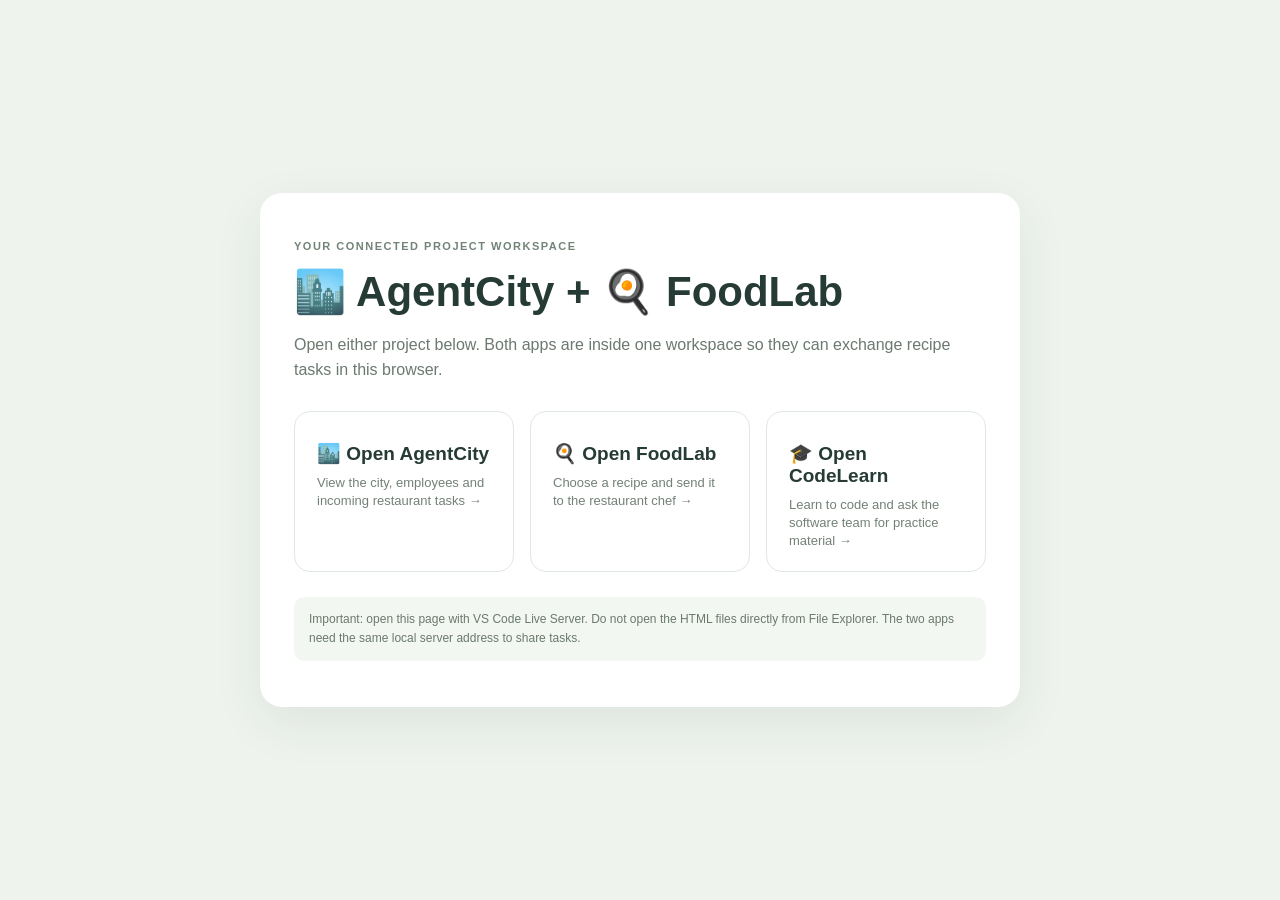
<file: AgentCity-FoodLab-Integration/index.html>
<!DOCTYPE html>
<html lang="en">
<head>
  <meta charset="UTF-8">
  <meta name="viewport" content="width=device-width, initial-scale=1.0">
  <title>AgentCity + FoodLab</title>
  <style>
    * { box-sizing: border-box; }
    body { margin: 0; min-height: 100vh; display: grid; place-items: center; padding: 24px; background: #eef3ed; color: #263b35; font-family: "Segoe UI", Arial, sans-serif; }
    main { width: min(760px, 100%); padding: 34px; border-radius: 22px; background: white; box-shadow: 0 16px 50px #263b3514; }
    .eyebrow { color: #728477; font-size: 11px; font-weight: 800; letter-spacing: 1.5px; }
    h1 { margin: 8px 0; font-size: clamp(28px, 5vw, 42px); }
    p { line-height: 1.6; color: #6b796f; }
    .apps { display: grid; grid-template-columns: repeat(auto-fit, minmax(220px, 1fr)); gap: 16px; margin-top: 28px; }
    a { display: block; padding: 22px; border: 1px solid #e0e9df; border-radius: 16px; color: inherit; text-decoration: none; }
    a:hover { background: #f4f8f3; border-color: #9dbba2; }
    a strong { display: block; margin: 8px 0; font-size: 19px; }
    a span { font-size: 13px; color: #738176; }
    .note { margin-top: 25px; padding: 13px 15px; border-radius: 10px; background: #f2f7f1; font-size: 12px; }
  </style>
</head>
<body>
  <main>
    <p class="eyebrow">YOUR CONNECTED PROJECT WORKSPACE</p>
    <h1>🏙️ AgentCity + 🍳 FoodLab</h1>
    <p>Open either project below. Both apps are inside one workspace so they can exchange recipe tasks in this browser.</p>
    <div class="apps">
      <a href="AgentCity/index.html"><strong>🏙️ Open AgentCity</strong><span>View the city, employees and incoming restaurant tasks →</span></a>
      <a href="FoodLab/index.html"><strong>🍳 Open FoodLab</strong><span>Choose a recipe and send it to the restaurant chef →</span></a>
      <a href="ELearn/index.html"><strong>🎓 Open CodeLearn</strong><span>Learn to code and ask the software team for practice material →</span></a>
    </div>
    <p class="note">Important: open this page with VS Code Live Server. Do not open the HTML files directly from File Explorer. The two apps need the same local server address to share tasks.</p>
  </main>
</body>
</html>
</file>
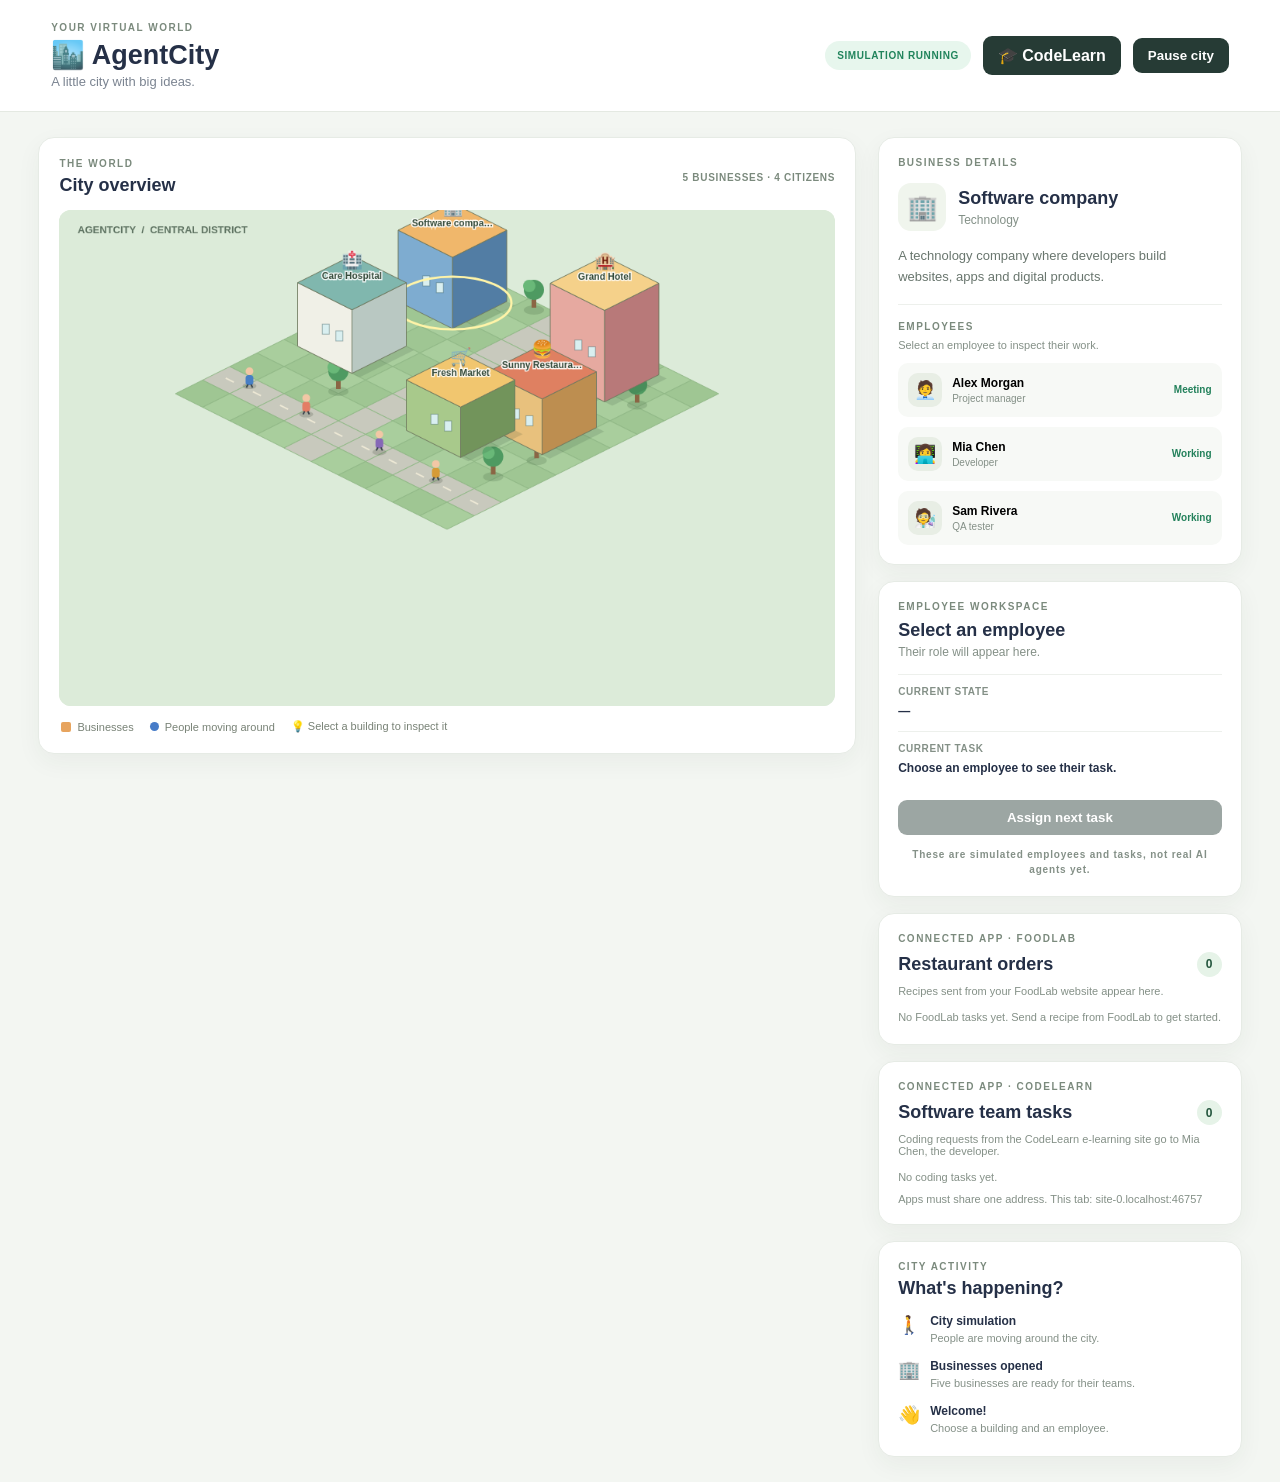
<file: AgentCity-FoodLab-Integration/AgentCity/index.html>
<!DOCTYPE html>
<html lang="en">
<head>
  <meta charset="UTF-8" />
  <meta name="viewport" content="width=device-width, initial-scale=1.0" />
  <title>AgentCity — Virtual AI City</title>
  <link rel="stylesheet" href="style.css" />
</head>
<body>
  <header class="topbar">
    <div>
      <p class="eyebrow">YOUR VIRTUAL WORLD</p>
      <h1>🏙️ AgentCity</h1>
      <p class="subtitle">A little city with big ideas.</p>
    </div>
    <div class="topbar-right">
      <span class="live-dot" id="simulation-status">SIMULATION RUNNING</span>
      <a class="control-button" href="../ELearn/index.html" target="elearn-tab" style="text-decoration:none">🎓 CodeLearn</a>
      <button id="toggle-simulation" class="control-button">Pause city</button>
    </div>
  </header>

  <main class="dashboard">
    <section class="city-panel">
      <div class="section-heading">
        <div>
          <p class="eyebrow">THE WORLD</p>
          <h2>City overview</h2>
        </div>
        <span class="city-size">5 BUSINESSES · 4 CITIZENS</span>
      </div>
      <div class="canvas-wrap">
        <canvas id="city-canvas" width="1000" height="640"
          aria-label="Isometric cartoon city with five businesses and moving people"></canvas>
      </div>
      <div class="legend">
        <span><i class="legend-building"></i> Businesses</span>
        <span><i class="legend-person"></i> People moving around</span>
        <span>💡 Select a building to inspect it</span>
      </div>
    </section>

    <aside class="sidebar">
      <section class="info-card">
        <p class="eyebrow">BUSINESS DETAILS</p>
        <div class="business-title">
          <span id="business-emoji" class="business-emoji">🏢</span>
          <div>
            <h2 id="business-name">Software company</h2>
            <p id="business-type">Technology</p>
          </div>
        </div>
        <p id="business-description" class="description"></p>
        <div class="divider"></div>
        <p class="eyebrow">EMPLOYEES</p>
        <p class="helper-text">Select an employee to inspect their work.</p>
        <div id="employee-list" class="employee-list"></div>
      </section>

      <section class="info-card agent-card">
        <p class="eyebrow">EMPLOYEE WORKSPACE</p>
        <h2 id="agent-name">Select an employee</h2>
        <p id="agent-role" class="agent-role">Their role will appear here.</p>
        <div class="agent-detail">
          <span>Current state</span>
          <strong id="agent-state">—</strong>
        </div>
        <div class="agent-detail">
          <span>Current task</span>
          <strong id="agent-task">Choose an employee to see their task.</strong>
        </div>
        <button id="assign-task" class="control-button task-button" disabled>Assign next task</button>
        <p class="prototype-note">These are simulated employees and tasks, not real AI agents yet.</p>
      </section>

      <section class="info-card foodlab-card">
        <p class="eyebrow">CONNECTED APP · FOODLAB</p>
        <div class="foodlab-heading">
          <h2>Restaurant orders</h2>
          <span id="foodlab-order-count" class="order-count">0</span>
        </div>
        <p class="helper-text">Recipes sent from your FoodLab website appear here.</p>
        <div id="foodlab-order-list" class="foodlab-order-list">
          <p class="no-orders">No FoodLab tasks yet. Send a recipe from FoodLab to get started.</p>
        </div>
      </section>

      <section class="info-card foodlab-card">
        <p class="eyebrow">CONNECTED APP · CODELEARN</p>
        <div class="foodlab-heading">
          <h2>Software team tasks</h2>
          <span id="elearn-task-count" class="order-count">0</span>
        </div>
        <p class="helper-text">Coding requests from the CodeLearn e-learning site go to Mia Chen, the developer.</p>
        <div id="elearn-task-list" class="foodlab-order-list">
          <p class="no-orders">No coding tasks yet.</p>
        </div>
        <p class="helper-text" id="elearn-origin"></p>
      </section>

      <section class="info-card activity-card">
        <p class="eyebrow">CITY ACTIVITY</p>
        <h2>What's happening?</h2>
        <div id="activity-list" class="activity-list">
          <div class="activity-item"><span>🚶</span><p><b>City simulation</b><small>People are moving around the city.</small></p></div>
          <div class="activity-item"><span>🏢</span><p><b>Businesses opened</b><small>Five businesses are ready for their teams.</small></p></div>
          <div class="activity-item"><span>👋</span><p><b>Welcome!</b><small>Choose a building and an employee.</small></p></div>
        </div>
      </section>
    </aside>
  </main>

  <script src="script.js"></script>
  <script src="elearn.js"></script>
</body>
</html>
</file>
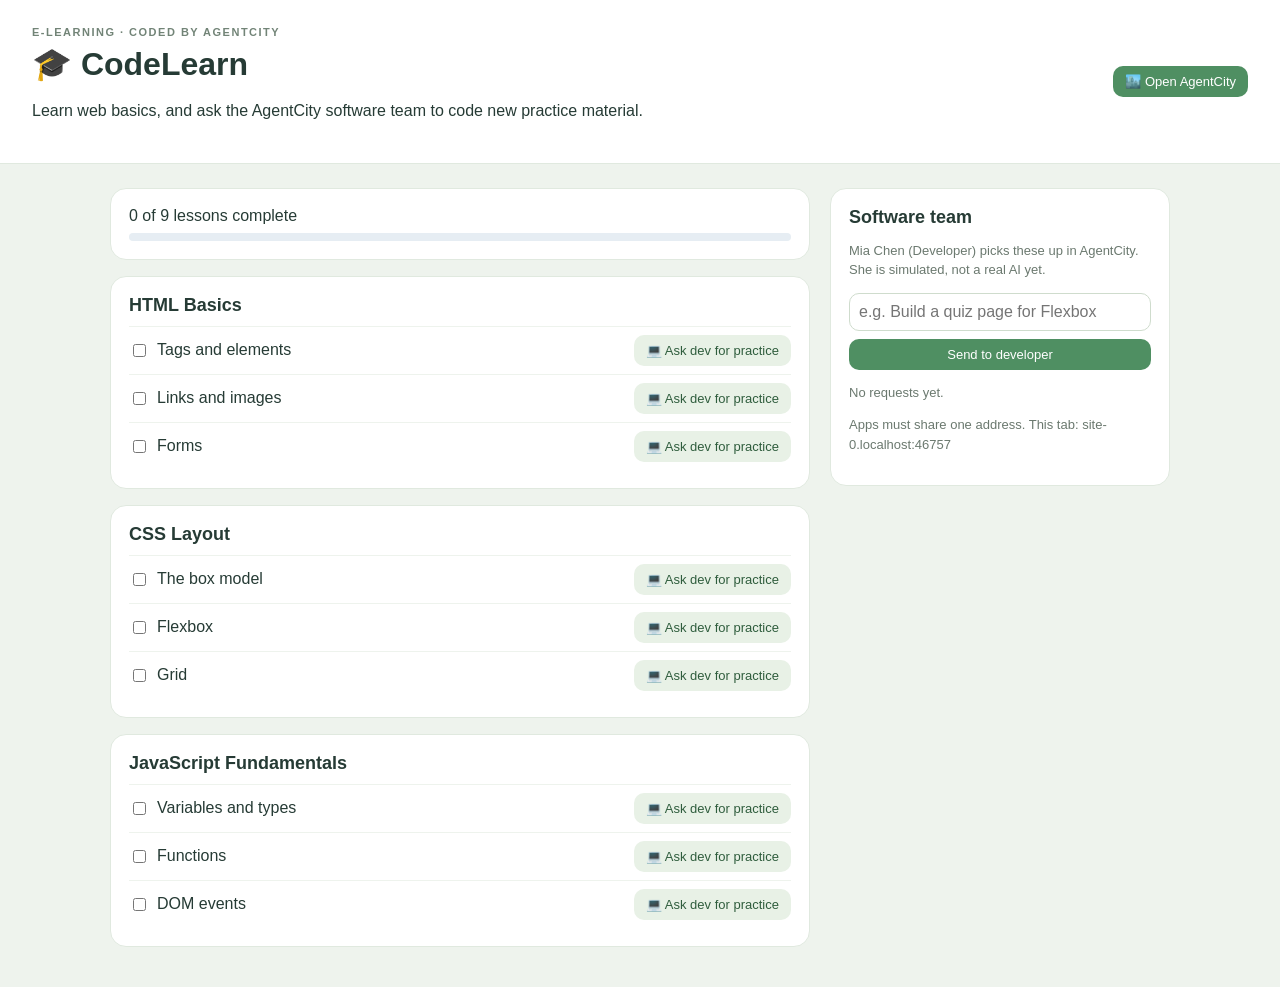
<file: AgentCity-FoodLab-Integration/ELearn/index.html>
<!DOCTYPE html>
<html lang="en">
<head>
<meta charset="UTF-8">
<meta name="viewport" content="width=device-width, initial-scale=1.0">
<title>CodeLearn | E-learning</title>
<link rel="stylesheet" href="style.css">
</head>
<body>
<header>
  <div>
    <p class="eyebrow">E-LEARNING · CODED BY AGENTCITY</p>
    <h1>🎓 CodeLearn</h1>
    <p>Learn web basics, and ask the AgentCity software team to code new practice material.</p>
  </div>
  <a class="btn" href="../AgentCity/index.html" target="agentcity-tab">🏙️ Open AgentCity</a>
</header>
<main>
  <section>
    <div class="bar"><span id="progress-text"></span><div class="track"><i id="progress-fill"></i></div></div>
    <div id="courses"></div>
  </section>
  <aside>
    <h2>Software team</h2>
    <p class="hint">Mia Chen (Developer) picks these up in AgentCity. She is simulated, not a real AI yet.</p>
    <form id="req-form">
      <input id="req-input" placeholder="e.g. Build a quiz page for Flexbox" maxlength="80" required>
      <button type="submit">Send to developer</button>
    </form>
    <div id="tasks"></div>
    <div id="preview-box" hidden>
      <button type="button" id="preview-close" class="ask">Close preview</button>
      <iframe id="preview" sandbox="allow-scripts" title="Result from Mia"></iframe>
    </div>
    <p id="origin" class="hint"></p>
  </aside>
</main>
<script src="script.js"></script>
</body>
</html>
</file>
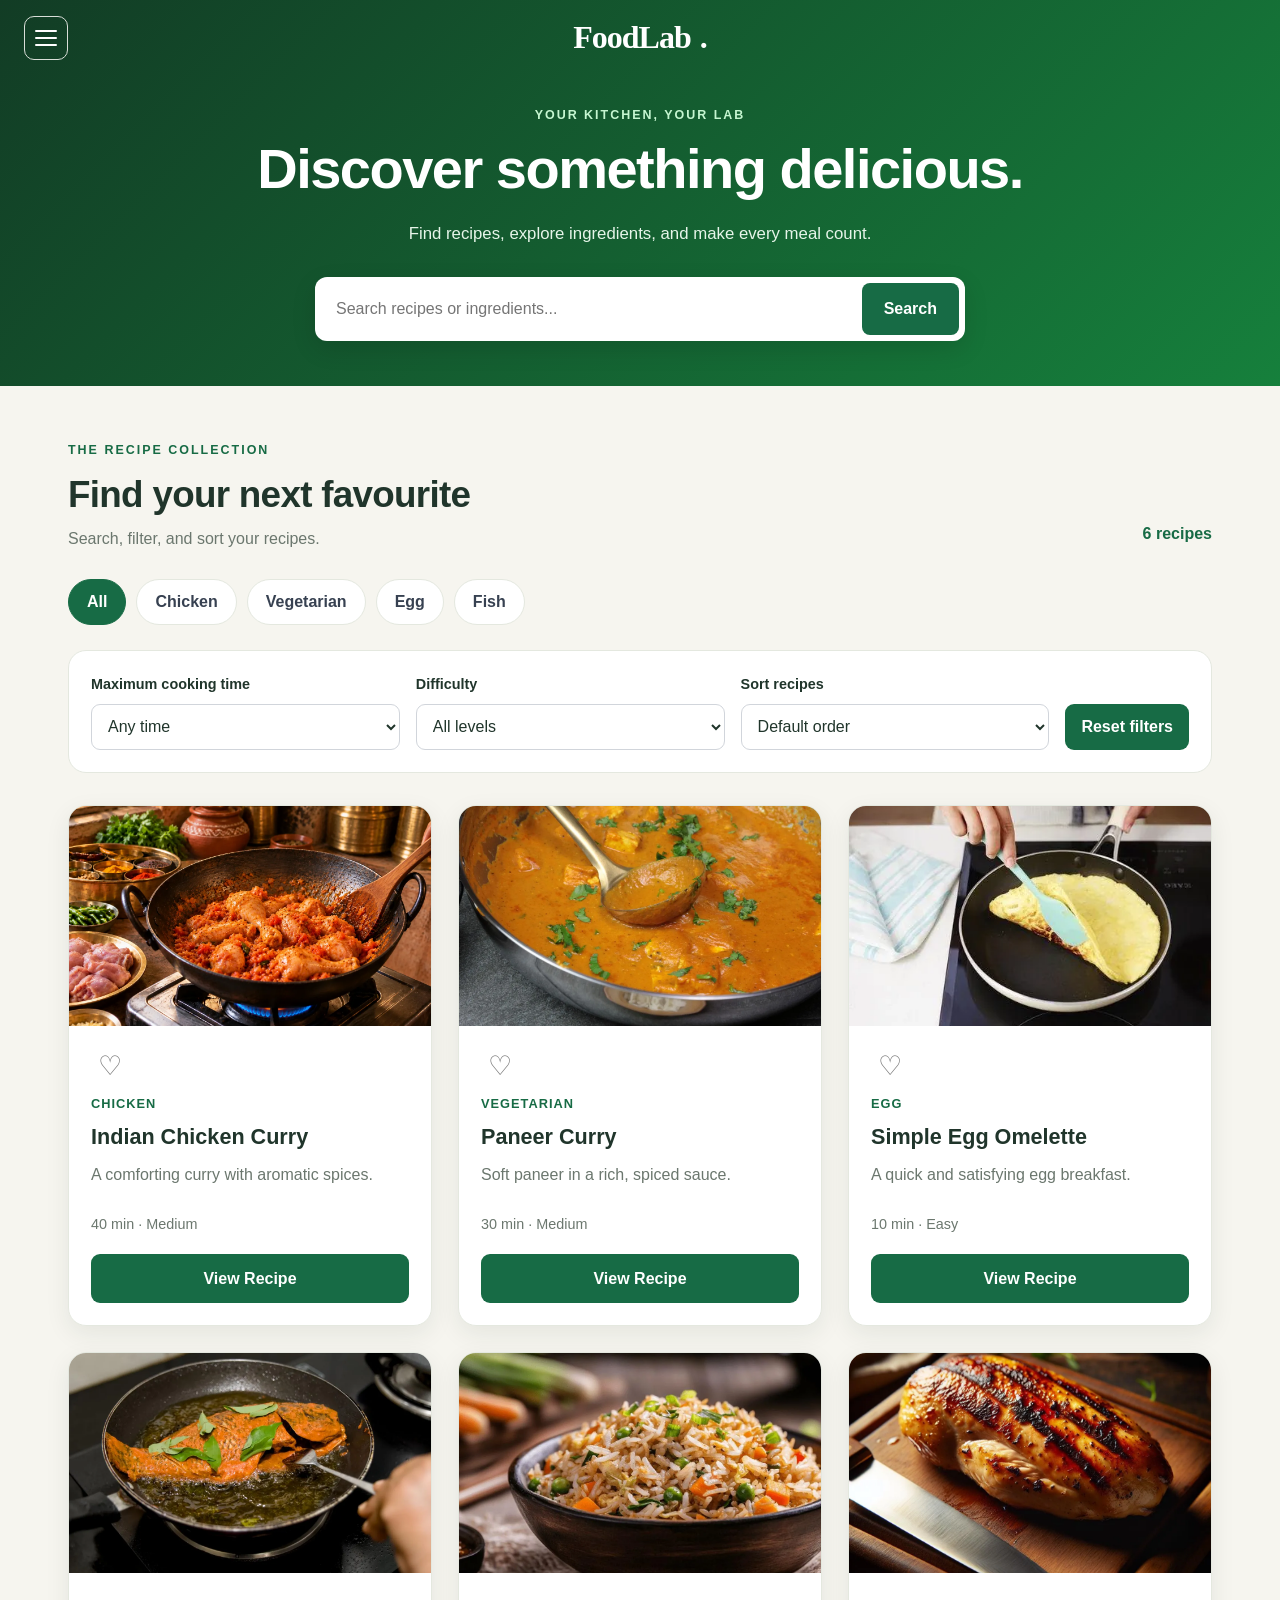
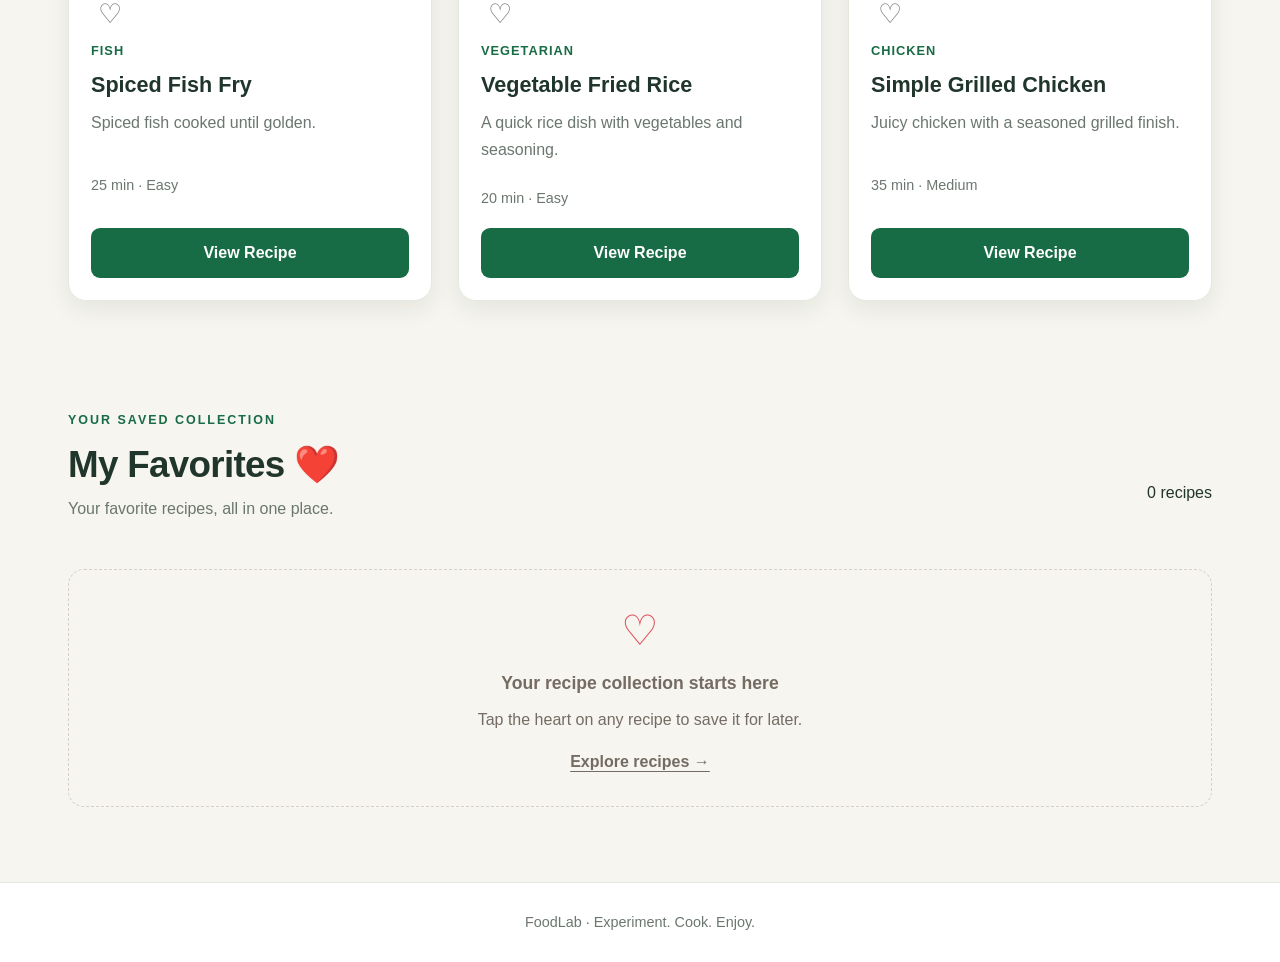
<file: AgentCity-FoodLab-Integration/FoodLab/index.html>
<!DOCTYPE html>
<html lang="en">
<head>
    <meta charset="UTF-8">
    <meta name="viewport" content="width=device-width, initial-scale=1.0">
    <meta name="description" content="Discover recipes, filter meals, and follow step-by-step cooking instructions.">
    <title>FoodLab | Discover Your Next Meal</title>
    <link rel="stylesheet" href="style.css">
</head>

<body id="top">
    <header class="site-header">
        
<nav class="navbar">
    <a href="#top" class="logo">FoodLab<span>.</span></a>

    <button
        type="button"
        id="menu-toggle"
        class="menu-toggle"
        aria-label="Open menu"
        aria-expanded="false"
        aria-controls="site-menu"
    >
        <span></span>
        <span></span>
        <span></span>
    </button>

   <div id="site-menu" class="site-menu" hidden>
    <a href="index.html#top" class="menu-link">⌂ Home</a>
    <a href="index.html#recipes" class="menu-link">🍽 Recipes</a>
    <a href="index.html#favorites" class="menu-link">❤ Favorites</a>
    <a href="../AgentCity/index.html" class="menu-link">🏙 AgentCity</a>
    <a href="../ELearn/index.html" class="menu-link">🎓 CodeLearn</a>
    <a href="settings.html" class="menu-link">⚙ Settings</a>
    <span class="menu-link menu-coming-soon" aria-disabled="true">
        ◷ Cooking History <small>Coming soon</small>
    </span>
</div>
</nav>


        <div class="hero">
            <p class="eyebrow">YOUR KITCHEN, YOUR LAB</p>
            <h1>Discover something delicious.</h1>
            <p>Find recipes, explore ingredients, and make every meal count.</p>

            <form id="search-form" class="search-form">
                <label for="search-input" class="visually-hidden">
                    Search recipes and ingredients
                </label>

                <input
                    type="search"
                    id="search-input"
                    placeholder="Search recipes or ingredients..."
                    autocomplete="off"
                >

                <button type="submit">Search</button>
            </form>
        </div>
    </header>

    <main>
        <section id="recipes" class="recipes-section">
            <div class="section-heading">
                <div>
                    <p class="eyebrow">THE RECIPE COLLECTION</p>
                    <h2>Find your next favourite</h2>
                    <p>Search, filter, and sort your recipes.</p>
                </div>

                <p id="recipe-count" aria-live="polite">6 recipes</p>
            </div>

            <div class="category-filters" aria-label="Recipe categories">
                <button type="button" class="category active" data-category="All">All</button>
                <button type="button" class="category" data-category="Chicken">Chicken</button>
                <button type="button" class="category" data-category="Vegetarian">Vegetarian</button>
                <button type="button" class="category" data-category="Egg">Egg</button>
                <button type="button" class="category" data-category="Fish">Fish</button>
            </div>

            <div class="advanced-filters">
                <div class="filter-field">
                    <label for="max-time">Maximum cooking time</label>
                    <select id="max-time">
                        <option value="all">Any time</option>
                        <option value="15">15 minutes or less</option>
                        <option value="30">30 minutes or less</option>
                        <option value="45">45 minutes or less</option>
                    </select>
                </div>

                <div class="filter-field">
                    <label for="difficulty-filter">Difficulty</label>
                    <select id="difficulty-filter">
                        <option value="all">All levels</option>
                        <option value="Easy">Easy</option>
                        <option value="Medium">Medium</option>
                        <option value="Hard">Hard</option>
                    </select>
                </div>

                <div class="filter-field">
                    <label for="sort-recipes">Sort recipes</label>
                    <select id="sort-recipes">
                        <option value="default">Default order</option>
                        <option value="name-asc">Name: A to Z</option>
                        <option value="time-asc">Fastest first</option>
                        <option value="time-desc">Longest first</option>
                    </select>
                </div>

                <button type="button" id="reset-filters">Reset filters</button>
            </div>

            <div id="recipe-grid" class="recipe-grid">

                <article class="recipe-card"
                    data-category="Chicken"
                    data-search="chicken curry"
                    data-cuisine="indian"
                    data-time="40"
                    data-difficulty="Medium">

                    <img
                        src="ASSET/CURRY MASALA/food curry 5.webp"
                        alt="Chicken curry"
                        loading="lazy"
                    >

                    <div class="recipe-card-content">
                    <button
                    type="button"
                    class="favorite-button"
                    data-favorite="chicken-curry"
                    aria-label="Add Chicken Curry to favorites"
                    aria-pressed="false"
                    >♡</button>

                         
                        <p class="recipe-category">Chicken</p>
                        <h3>Chicken Curry</h3>
                        <p>A comforting curry with aromatic spices.</p>
                        <p class="recipe-meta">40 min · Medium</p>
                        <button type="button" class="recipe-button" data-recipe="chicken-curry">View Recipe</button>
                    </div>
                </article>

                <article class="recipe-card"
                    data-category="Vegetarian"
                    data-search="paneer curry"
                    data-cuisine="indian"
                    data-time="30"
                    data-difficulty="Medium">

                    <img
                        src="ASSET/PANEER/paneer 5.webp"
                        alt="Paneer curry"
                        loading="lazy"
                    >

                    <div class="recipe-card-content">
                         
                    <button
                    type="button"
                    class="favorite-button"
                    data-favorite="paneer-curry"
                    aria-label="Add Paneer Curry to favorites"
                    aria-pressed="false"
                    >♡</button>

                        <p class="recipe-category">Vegetarian</p>
                        <h3>Paneer Curry</h3>
                        <p>Soft paneer in a rich, spiced sauce.</p>
                        <p class="recipe-meta">30 min · Medium</p>
                        <button type="button" class="recipe-button" data-recipe="paneer-curry">View Recipe</button>
                    </div>
                </article>

                <article class="recipe-card"
                    data-category="Egg"
                    data-search="omelette egg"
                    data-cuisine="other"
                    data-time="10"
                    data-difficulty="Easy">

                    <img
                        src="ASSET/omelette/omelette 4.webp"
                        alt="Omelette with vegetables"
                        loading="lazy"
                    >

                    <div class="recipe-card-content">
                        
                    <button
                        type="button"
                        class="favorite-button"
                        data-favorite="omelette"
                        aria-label="Add Omelette to favorites"
                        aria-pressed="false"
                    >♡</button>

                        <p class="recipe-category">Egg</p>
                        <h3>Omelette</h3>
                        <p>A quick and satisfying egg breakfast.</p>
                        <p class="recipe-meta">10 min · Easy</p>
                        <button type="button" class="recipe-button" data-recipe="omelette">View Recipe</button>
                    </div>
                </article>

                <article class="recipe-card"
                    data-category="Fish"
                    data-search="fish fry"
                    data-cuisine="indian"
                    data-time="25"
                    data-difficulty="Easy">

                    <img
                        src="ASSET/fish/fish 4.webp"
                        alt="Cooked fish"
                        loading="lazy"
                    >

                    <div class="recipe-card-content">
                        
                    <button
                        type="button"
                        class="favorite-button"
                        data-favorite="fish-fry"
                        aria-label="Add Fish Fry to favorites"
                        aria-pressed="false"
                    >♡</button>

                        <p class="recipe-category">Fish</p>
                        <h3>Fish Fry</h3>
                        <p>Spiced fish cooked until golden.</p>
                        <p class="recipe-meta">25 min · Easy</p>
                        <button type="button" class="recipe-button" data-recipe="fish-fry">View Recipe</button>
                    </div>
                </article>

                <article class="recipe-card"
                    data-category="Vegetarian"
                    data-search="fried rice vegetables rice"
                    data-cuisine="chinese"
                    data-time="20"
                    data-difficulty="Easy">

                    <img
                        src="ASSET/veg fried rice/veg 5.webp"
                        alt="Vegetable fried rice"
                        loading="lazy"
                    >

                    <div class="recipe-card-content">
                        
                    <button
                        type="button"
                        class="favorite-button"
                        data-favorite="fried-rice"
                        aria-label="Add Fried Rice to favorites"
                        aria-pressed="false"
                    >♡</button>

                        <p class="recipe-category">Vegetarian</p>
                        <h3>Fried Rice</h3>
                        <p>A quick rice dish with vegetables and seasoning.</p>
                        <p class="recipe-meta">20 min · Easy</p>
                        <button type="button" class="recipe-button" data-recipe="fried-rice">View Recipe</button>
                    </div>
                </article>

                <article class="recipe-card"
                    data-category="Chicken"
                    data-search="grilled chicken"
                    data-cuisine="other"
                    data-time="35"
                    data-difficulty="Medium">

                    <img
                        src="ASSET/grilled chicken/grilled 4.webp"
                        alt="Grilled chicken"
                        loading="lazy"
                    >

                    <div class="recipe-card-content">
                        
                    <button
                        type="button"
                        class="favorite-button"
                        data-favorite="grilled-chicken"
                        aria-label="Add Grilled Chicken to favorites"
                        aria-pressed="false"
                    >♡</button>

                        <p class="recipe-category">Chicken</p>
                        <h3>Grilled Chicken</h3>
                        <p>Juicy chicken with a seasoned grilled finish.</p>
                        <p class="recipe-meta">35 min · Medium</p>
                        <button type="button" class="recipe-button" data-recipe="grilled-chicken">View Recipe</button>
                    </div>
                </article>

            </div>

            <p id="empty-message" hidden aria-live="polite">
                No recipes match your filters. Try changing your search.
            </p>
        </section>
        
        <section id="favorites" class="recipes-section">
            <div class="section-heading">
                <div>
                    <p class="eyebrow">YOUR SAVED COLLECTION</p>
                    <h2>My Favorites ❤️</h2>
                    <p>Your favorite recipes, all in one place.</p>
                </div>
                <p id="favorites-count">0 recipes</p>
            </div>

            <div id="favorites-grid" class="recipe-grid"></div>

            
            <p id="favorites-empty" class="favorites-empty">
                <span class="favorites-empty-icon" aria-hidden="true">♡</span>
                <strong>Your recipe collection starts here</strong>
                <span>Tap the heart on any recipe to save it for later.</span>
                <a href="#recipes">Explore recipes →</a>
            </p>

        </section>


        <section id="recipe-detail" class="recipe-detail" hidden>
            <button type="button" id="back-button">← Back to recipes</button>
            <div id="recipe-content"></div>
        </section>
    </main>

    <footer class="site-footer">
        <p>FoodLab · Experiment. Cook. Enjoy.</p>
    </footer>

    <script src="script.js"></script>
</body>
</html>
</file>
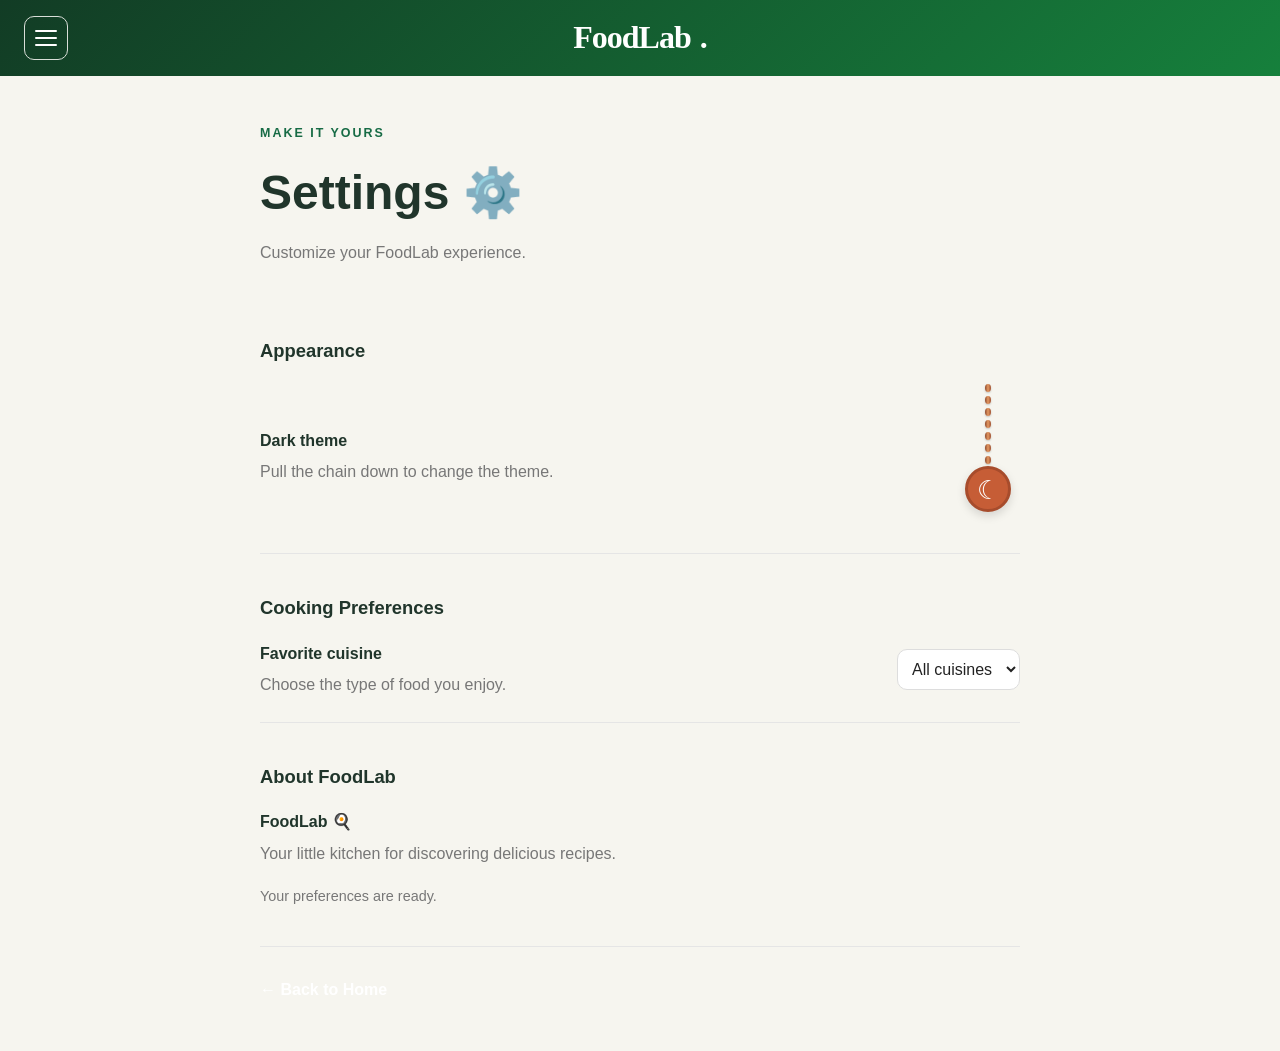
<file: AgentCity-FoodLab-Integration/FoodLab/settings.html>
<!DOCTYPE html>
<html lang="en">
<head>
    <meta charset="UTF-8">
    <meta name="viewport" content="width=device-width, initial-scale=1.0">
    <title>Settings | FoodLab</title>
    <link rel="stylesheet" href="style.css">
</head>

<body>

    <!-- Navigation -->
    <header class="site-header">
        <nav class="navbar">
            <a href="index.html" class="logo">FoodLab<span>.</span></a>

            <button type="button" id="menu-toggle" class="menu-toggle" aria-label="Open menu" aria-expanded="false" aria-controls="site-menu">
                <span></span>
                <span></span>
                <span></span>
            </button>

            <div id="site-menu" class="site-menu" hidden>
                <a href="index.html#top" class="menu-link">⌂ Home</a>
                <a href="index.html#recipes" class="menu-link">🍽 Recipes</a>
                <a href="index.html#favorites" class="menu-link">❤ Favorites</a>
                <a href="../AgentCity/index.html" class="menu-link">🏙 AgentCity</a>
                <a href="../ELearn/index.html" class="menu-link">🎓 CodeLearn</a>
    <a href="settings.html" class="menu-link">⚙ Settings</a>
                <span class="menu-link menu-coming-soon" aria-disabled="true">
                    ◷ Cooking History <small>Coming soon</small>
                </span>
            </div>
            
        </nav>
    </header>

    <!-- Settings page -->
    <main class="settings-page">

        <div class="settings-header">
            <p class="eyebrow">MAKE IT YOURS</p>
            <h1>Settings ⚙️</h1>
            <p>Customize your FoodLab experience.</p>
        </div>

        <!-- Appearance settings -->
        <section class="settings-group">
            <h2>Appearance</h2>

            <div class="settings-row">
                <div>
                    <h3>Dark theme</h3>
                    <p>Pull the chain down to change the theme.</p>
                </div>

                
    <div class="pull-chain-control" id="pull-chain-control">
        <div class="chain-pendulum" id="chain-pendulum">

            <div class="chain-line" id="chain-line">
                <span class="chain-bead"></span>
                <span class="chain-bead"></span>
                <span class="chain-bead"></span>
                <span class="chain-bead"></span>
                <span class="chain-bead"></span>
                <span class="chain-bead"></span>
                <span class="chain-bead"></span>
                <span class="chain-bead"></span>
            </div>

            <button
                type="button"
                id="pull-chain"
                class="chain-handle"
                aria-label="Pull chain to toggle dark mode"
                aria-pressed="false"
                title="Drag the chain down"
            >☾</button>

        </div>

        <input type="checkbox" id="dark-mode-toggle" hidden>
    </div>
        </section>

        <!-- Cooking preferences -->
        <section class="settings-group">
            <h2>Cooking Preferences</h2>

            <div class="settings-row">
                <div>
                    <h3>Favorite cuisine</h3>
                    <p>Choose the type of food you enjoy.</p>
                </div>

                <select id="cuisine-setting">
                    <option value="all">All cuisines</option>
                    <option value="indian">Indian</option>
                    <option value="italian">Italian</option>
                    <option value="chinese">Chinese</option>
                    <option value="other">Other</option>
                </select>
            </div>
        </section>

        <!-- About -->
        <section class="settings-group">
            <h2>About FoodLab</h2>

            <div class="settings-row">
                <div>
                    <h3>FoodLab 🍳</h3>
                    <p>Your little kitchen for discovering delicious recipes.</p>
                </div>
            </div>

            <p id="settings-status" role="status" aria-live="polite">
                Your preferences are ready.
            </p>
        </section>

        <!-- Back to home -->
        <div style="margin-top: 30px;">
            <a href="index.html" class="nav-link">← Back to Home</a>
        </div>

    </main>

    <script src="settings.js"></script>

</body>
</html>
</file>
<file: AgentCity-FoodLab-Integration/AgentCity/style.css>
* {
  box-sizing: border-box;
}

:root {
  font-family: Inter, "Segoe UI", Arial, sans-serif;
  color: #253047;
  background: #f3f6f2;
}

body {
  margin: 0;
  min-height: 100vh;
}

.topbar {
  display: flex;
  justify-content: space-between;
  align-items: center;
  gap: 20px;
  padding: 22px 4%;
  background: #ffffff;
  border-bottom: 1px solid #e4e9e2;
}

.eyebrow {
  margin: 0 0 6px;
  color: #7b8a7d;
  font-size: 10px;
  font-weight: 800;
  letter-spacing: 1.5px;
}

h1, h2, p {
  margin-top: 0;
}

h1 {
  margin-bottom: 3px;
  font-size: 27px;
}

h2 {
  margin-bottom: 0;
  font-size: 18px;
}

.subtitle {
  margin: 0;
  color: #7b8491;
  font-size: 13px;
}

.topbar-right {
  display: flex;
  align-items: center;
  gap: 12px;
}

.live-dot {
  color: #21845c;
  background: #e7f6ed;
  padding: 9px 12px;
  border-radius: 20px;
  font-size: 10px;
  font-weight: 800;
  letter-spacing: .6px;
}

.control-button {
  border: 0;
  border-radius: 9px;
  padding: 10px 15px;
  color: white;
  background: #263b35;
  font-weight: 700;
  cursor: pointer;
}

.control-button:hover {
  background: #38594d;
}

.dashboard {
  display: grid;
  grid-template-columns: minmax(0, 1.8fr) minmax(280px, .8fr);
  gap: 22px;
  width: min(1500px, 94%);
  margin: 25px auto;
  align-items: start;
}

.city-panel, .info-card {
  background: white;
  border: 1px solid #e6ebe5;
  border-radius: 16px;
  box-shadow: 0 8px 24px rgba(39, 62, 48, .05);
}

.city-panel {
  padding: 20px;
  overflow: hidden;
}

.section-heading {
  display: flex;
  justify-content: space-between;
  align-items: center;
  gap: 12px;
  margin-bottom: 14px;
}

.city-size {
  color: #7b8a7d;
  font-size: 10px;
  font-weight: 800;
  letter-spacing: .7px;
}

.canvas-wrap {
  width: 100%;
  overflow: hidden;
  border-radius: 12px;
  background: #dcebd9;
}

canvas {
  display: block;
  width: 100%;
  height: auto;
}

.legend {
  display: flex;
  flex-wrap: wrap;
  gap: 16px;
  padding: 14px 2px 0;
  color: #788276;
  font-size: 11px;
}

.legend span {
  display: inline-flex;
  align-items: center;
  gap: 6px;
}

.legend-building {
  width: 10px;
  height: 10px;
  background: #e7a45e;
  border-radius: 2px;
}

.legend-person {
  width: 9px;
  height: 9px;
  background: #477cc8;
  border-radius: 50%;
}

.sidebar {
  display: grid;
  gap: 16px;
}

.info-card {
  padding: 19px;
}

.business-title {
  display: flex;
  align-items: center;
  gap: 12px;
  margin: 15px 0;
}

.business-emoji {
  display: grid;
  place-items: center;
  width: 48px;
  height: 48px;
  border-radius: 13px;
  background: #f0f5ed;
  font-size: 25px;
}

.business-title p {
  margin: 4px 0 0;
  color: #839087;
  font-size: 12px;
}

.description {
  color: #69766e;
  font-size: 13px;
  line-height: 1.6;
}

.divider {
  height: 1px;
  margin: 16px 0;
  background: #edf0ec;
}

.employee-list {
  display: grid;
  gap: 10px;
  margin-top: 12px;
}

.employee {
  display: flex;
  align-items: center;
  gap: 10px;
  padding: 9px;
  border-radius: 10px;
  background: #f7f9f6;
}

.employee-avatar {
  display: grid;
  place-items: center;
  width: 34px;
  height: 34px;
  border-radius: 10px;
  background: #e8eee5;
  font-size: 18px;
}

.employee-info {
  flex: 1;
}

.employee-info b, .employee-info small {
  display: block;
}

.employee-info b {
  font-size: 12px;
}

.employee-info small {
  margin-top: 3px;
  color: #849087;
  font-size: 10px;
}

.status {
  color: #23815b;
  font-size: 10px;
  font-weight: 800;
}

.activity-card h2 {
  margin-bottom: 15px;
}

.activity-list {
  display: grid;
  gap: 13px;
}

.activity-item {
  display: flex;
  gap: 10px;
  align-items: flex-start;
}

.activity-item > span {
  font-size: 18px;
}

.activity-item p {
  margin: 0;
}

.activity-item b, .activity-item small {
  display: block;
}

.activity-item b {
  font-size: 12px;
}

.activity-item small {
  margin-top: 3px;
  color: #849087;
  font-size: 11px;
  line-height: 1.4;
}

.prototype-note {
  margin: 0;
  color: #929b91;
  text-align: center;
  font-size: 9px;
  font-weight: 800;
  letter-spacing: .8px;
}

@media (max-width: 900px) {
  .dashboard {
    grid-template-columns: 1fr;
  }
}

@media (max-width: 560px) {
  .topbar {
    align-items: flex-start;
    flex-direction: column;
  }

  .topbar-right {
    width: 100%;
    justify-content: space-between;
  }

  .city-panel {
    padding: 12px;
  }

  .city-size {
    font-size: 8px;
  }
}


.helper-text {
  margin: 7px 0 0;
  color: #849087;
  font-size: 11px;
}

.employee {
  width: 100%;
  border: 1px solid transparent;
  text-align: left;
  cursor: pointer;
  font: inherit;
}

.employee:hover {
  background: #eef4ec;
}

.employee.selected {
  border-color: #8db99a;
  background: #edf6ee;
}

.agent-card h2 {
  margin: 8px 0 4px;
}

.agent-role {
  color: #849087;
  font-size: 12px;
  margin-bottom: 15px;
}

.agent-detail {
  display: grid;
  gap: 5px;
  padding: 11px 0;
  border-top: 1px solid #edf0ec;
}

.agent-detail span {
  color: #849087;
  font-size: 10px;
  font-weight: 700;
  text-transform: uppercase;
  letter-spacing: .6px;
}

.agent-detail strong {
  font-size: 12px;
  line-height: 1.5;
}

.task-button {
  width: 100%;
  margin-top: 12px;
}

.task-button:disabled {
  opacity: .45;
  cursor: not-allowed;
}

.agent-card .prototype-note {
  margin: 12px 0 0;
  color: #849087;
  font-size: 10px;
  line-height: 1.5;
}


/* FoodLab connection */
.foodlab-heading {
  display: flex;
  align-items: center;
  justify-content: space-between;
  gap: 12px;
  margin: 8px 0;
}

.order-count {
  display: inline-grid;
  place-items: center;
  min-width: 25px;
  height: 25px;
  padding: 0 7px;
  border-radius: 20px;
  color: #24563d;
  background: #e6f3e8;
  font-size: 12px;
  font-weight: 800;
}

.foodlab-order-list {
  display: grid;
  gap: 9px;
  margin-top: 12px;
}

.no-orders {
  margin: 0;
  color: #849087;
  font-size: 11px;
  line-height: 1.5;
}

.foodlab-order {
  padding: 11px;
  border: 1px solid #e7ece6;
  border-radius: 10px;
  background: #fbfdfb;
}

.foodlab-order strong {
  display: block;
  font-size: 12px;
}

.foodlab-order p {
  margin: 5px 0;
  color: #849087;
  font-size: 11px;
}

.foodlab-order-status {
  display: inline-block;
  margin-top: 3px;
  padding: 4px 7px;
  border-radius: 20px;
  color: #24563d;
  background: #e6f3e8;
  font-size: 10px;
  font-weight: 700;
}


/* FoodLab order queue */
.foodlab-order.is-done { opacity: .6; }

.foodlab-order-status.status-cooking { color: #7a4b00; background: #fdebc6; }
.foodlab-order-status.status-queued { color: #4b5b6b; background: #e6edf3; }
.foodlab-order-status.status-done { color: #24563d; background: #e6f3e8; }

.order-done-button,
.order-clear-button {
  display: block;
  margin-top: 8px;
  padding: 6px 10px;
  border: 1px solid #cfe0d1;
  border-radius: 8px;
  color: #24563d;
  background: #fff;
  font: inherit;
  font-size: 11px;
  font-weight: 700;
  cursor: pointer;
}

.order-done-button:hover,
.order-clear-button:hover { background: #e6f3e8; }

.order-clear-button { margin-top: 2px; color: #6b796f; border-color: #e0e6df; }

.foodlab-order-status.status-coding { color: #7a4b00; background: #fdebc6; }
.origin-warning { margin: 0; padding: 10px 16px; background: #fdebc6; color: #7a4b00; font: 600 13px Arial, sans-serif; text-align: center; }

.order-code-button { margin-right: 6px; padding: 6px 10px; border: 0; border-radius: 8px; background: #4f8f62; color: #fff; font-size: 12px; cursor: pointer; }
</file>
<file: AgentCity-FoodLab-Integration/ELearn/style.css>
* { box-sizing: border-box; }
body { margin: 0; background: #eef3ed; color: #263b35; font-family: "Segoe UI", Arial, sans-serif; }
header { display: flex; justify-content: space-between; align-items: center; gap: 16px; flex-wrap: wrap; padding: 24px 32px; background: #fff; border-bottom: 1px solid #e0e9df; }
h1 { margin: 4px 0; } h2 { margin: 0 0 10px; font-size: 18px; } p { line-height: 1.5; }
.eyebrow { margin: 0; color: #728477; font-size: 11px; font-weight: 800; letter-spacing: 1.5px; }
.hint { color: #6b796f; font-size: 13px; }
main { display: grid; grid-template-columns: 1fr 340px; gap: 20px; max-width: 1100px; margin: 24px auto; padding: 0 20px; }
@media (max-width: 800px) { main { grid-template-columns: 1fr; } }
.course, aside, .bar { background: #fff; border: 1px solid #e0e9df; border-radius: 16px; padding: 18px; margin-bottom: 16px; }
aside { align-self: start; }
.lesson { display: flex; justify-content: space-between; align-items: center; gap: 10px; padding: 8px 0; border-top: 1px solid #eef3ed; }
.lesson label { display: flex; gap: 8px; align-items: center; }
.track { height: 8px; margin-top: 8px; background: #e6edf3; border-radius: 8px; overflow: hidden; }
.track i { display: block; height: 100%; width: 0; background: #5f9a6e; transition: width .3s; }
button, .btn { padding: 8px 12px; border: 0; border-radius: 10px; background: #4f8f62; color: #fff; font: inherit; font-size: 13px; cursor: pointer; text-decoration: none; }
button.ask { background: #e8f1e6; color: #2f5d3d; }
form { display: grid; gap: 8px; margin: 12px 0; }
input[type=text], #req-input { padding: 9px; border: 1px solid #cfdccd; border-radius: 10px; font: inherit; }
.task { display: flex; justify-content: space-between; gap: 8px; padding: 8px 0; border-top: 1px solid #eef3ed; font-size: 13px; }
.task.is-done { opacity: .6; }
.status { padding: 2px 8px; border-radius: 8px; font-size: 11px; font-weight: 700; white-space: nowrap; height: fit-content; }
.status-new, .status-queued { background: #e6edf3; color: #4b5b6b; }
.status-coding { background: #fdebc6; color: #7a4b00; }
.status-done { background: #e6f3e8; color: #24563d; }
#preview { width: 100%; height: 340px; margin-top: 8px; border: 1px solid #e0e9df; border-radius: 10px; background: #fff; }
</file>
<file: AgentCity-FoodLab-Integration/FoodLab/style.css>
/* =========================================
   FOODLAB — COMPLETE STYLESHEET
   ========================================= */

/* 1. GLOBAL RESET */
* {
    box-sizing: border-box;
}

:root {
    --green: #176B45;
    --green-dark: #104D32;
    --green-light: #E7F1E8;
    --text: #20352B;
    --muted: #6B776E;
    --border: #E4E8DF;
    --surface: #FFFFFF;
    --background: #F6F5EF;
    --radius: 18px;
    --shadow: 0 8px 24px rgba(24, 53, 38, 0.08);
}

html {
    scroll-behavior: smooth;
}

body {
    margin: 0;
    padding: 0;
    background: var(--background);
    color: var(--text);
    font-family: Arial, Helvetica, sans-serif;
    font-size: 16px;
    line-height: 1.6;
}

img {
    max-width: 100%;
}

button,
input,
select,
textarea {
    font: inherit;
}

button {
    cursor: pointer;
}

button:focus-visible,
input:focus-visible,
select:focus-visible {
    outline: 3px solid #86efac;
    outline-offset: 3px;
}

[hidden] {
    display: none !important;
}

.visually-hidden {
    position: absolute;
    width: 1px;
    height: 1px;
    padding: 0;
    margin: -1px;
    overflow: hidden;
    clip: rect(0, 0, 0, 0);
    white-space: nowrap;
    border: 0;
}

/* 2. HEADER AND NAVIGATION */
.site-header {
    background: linear-gradient(135deg, #123c25, #16803c);
    color: white;
}

/* Navbar: hamburger left, logo centered */
.navbar {
    position: relative;
    display: flex;
    align-items: center;
    min-height: 76px;
    padding: 12px 24px;
}

.navbar .logo {
    position: absolute;
    left: 50%;
    top: 50%;
    transform: translate(-50%, -50%);
    display: flex;
    align-items: center;
    gap: 7px;
    margin: 0;
    white-space: nowrap;
    color: #ffffff;
    text-decoration: none;
    font-family: Georgia, "Times New Roman", serif;
    font-size: 2rem;
    font-weight: 700;
    letter-spacing: -1px;
    z-index: 1;
}

.logo-icon {
    color: #b7f7c5;
    font-family: Arial, sans-serif;
    font-size: 1.7rem;
}

.logo .logo-dot {
    color: #b7f7c5;
    margin-left: -7px;
}

.nav-link {
    color: white;
    text-decoration: none;
    font-weight: 600;
}

.nav-link:hover {
    text-decoration: underline;
}

/* 3. HERO AND SEARCH */
.hero {
    max-width: 900px;
    margin: 0 auto;
    padding: 30px 24px 45px;
    text-align: center;
}

.eyebrow {
    margin: 0 0 12px;
    color: var(--green);
    font-size: 0.78rem;
    font-weight: 800;
    letter-spacing: 2px;
    line-height: 1.5;
}

.hero .eyebrow {
    color: #c6f6d1;
}

.hero h1 {
    margin: 0 0 18px;
    font-size: clamp(2rem, 5vw, 3.5rem);
    line-height: 1.15;
    letter-spacing: -1.5px;
}

.hero > p:not(.eyebrow) {
    max-width: 650px;
    margin: 0 auto 28px;
    color: #e6f5e9;
    font-size: 1.05rem;
    line-height: 1.8;
}

.search-form {
    display: flex;
    max-width: 650px;
    margin: 0 auto;
    padding: 6px;
    gap: 8px;
    border-radius: 12px;
    background: white;
    box-shadow: 0 8px 25px rgba(0, 0, 0, 0.12);
}

.search-form input {
    flex: 1;
    min-width: 0;
    padding: 13px 15px;
    border: none;
    border-radius: 8px;
    outline: none;
    color: var(--text);
    background: white;
}

.search-form input:focus-visible {
    outline: 2px solid var(--green);
    outline-offset: -2px;
}

.search-form button {
    padding: 12px 22px;
    border: none;
    border-radius: 8px;
    background: var(--green);
    color: white;
    font-weight: 700;
    transition: background-color 0.25s ease, transform 0.25s ease;
}

.search-form button:hover {
    background: var(--green-dark);
}

/* 4. MAIN CONTENT */
main {
    width: 100%;
}

.recipes-section,
.recipe-detail {
    max-width: 1200px;
    margin: 0 auto;
    padding: 55px 28px;
}

.section-heading {
    display: flex;
    align-items: flex-end;
    justify-content: space-between;
    gap: 24px;
    margin-bottom: 28px;
}

.section-heading h2 {
    margin: 0 0 8px;
    font-size: clamp(1.7rem, 3vw, 2.3rem);
    line-height: 1.25;
    letter-spacing: -0.7px;
}

.section-heading > div > p:last-child {
    margin: 0;
    color: var(--muted);
}

#recipe-count {
    flex-shrink: 0;
    margin: 0 0 5px;
    color: var(--green);
    font-weight: 700;
}

/* 5. CATEGORY FILTERS */
.category-filters {
    display: flex;
    flex-wrap: wrap;
    gap: 10px;
    margin: 25px 0;
}

.category {
    padding: 9px 18px;
    border: 1px solid var(--border);
    border-radius: 999px;
    background: white;
    color: #374151;
    font-weight: 600;
    transition:
        background-color 0.25s ease,
        color 0.25s ease,
        border-color 0.25s ease,
        transform 0.25s ease;
}

.category:hover {
    border-color: var(--green);
    color: var(--green);
}

.category.active {
    border-color: var(--green);
    background: var(--green);
    color: white;
}

/* 6. ADVANCED FILTERS */
.advanced-filters {
    display: grid;
    grid-template-columns: repeat(3, minmax(0, 1fr)) auto;
    align-items: end;
    gap: 16px;
    margin: 24px 0 32px;
    padding: 22px;
    border: 1px solid var(--border);
    border-radius: var(--radius);
    background: white;
}

.filter-field {
    display: flex;
    flex-direction: column;
    min-width: 0;
    gap: 8px;
}

.filter-field label {
    font-size: 0.9rem;
    font-weight: 700;
}

.filter-field select {
    width: 100%;
    min-height: 46px;
    padding: 10px 12px;
    border: 1px solid #d1d5db;
    border-radius: 9px;
    background: white;
    color: var(--text);
}

#reset-filters {
    min-height: 46px;
    padding: 10px 16px;
    border: none;
    border-radius: 9px;
    background: var(--green);
    color: white;
    font-weight: 700;
    transition: background-color 0.25s ease;
}

#reset-filters:hover {
    background: var(--green-dark);
}

/* 7. RECIPE GRID AND CARDS */
.recipe-grid {
    display: grid;
    grid-template-columns: repeat(3, minmax(0, 1fr));
    align-items: stretch;
    gap: 26px;
}

.recipe-card {
    position: relative;
    display: flex;
    flex-direction: column;
    min-width: 0;
    overflow: hidden;
    border: 1px solid var(--border);
    border-radius: var(--radius);
    background: white;
    box-shadow: var(--shadow);
    transition:
        transform 0.35s cubic-bezier(0.2, 0.8, 0.2, 1),
        box-shadow 0.35s ease,
        border-color 0.35s ease;
}

.recipe-card:hover {
    transform: translateY(-8px) scale(1.015);
    border-color: #c7ddcc;
    box-shadow:
        0 18px 35px rgba(31, 61, 43, 0.16),
        0 5px 12px rgba(31, 61, 43, 0.08);
    z-index: 2;
}

.recipe-card > img {
    display: block;
    width: 100%;
    height: 220px;
    margin: 0;
    object-fit: cover;
    background: #e5e7eb;
    transition: transform 0.55s ease;
}

.recipe-card:hover > img {
    transform: scale(1.06);
}

.recipe-card-content {
    display: flex;
    flex: 1;
    flex-direction: column;
    align-items: flex-start;
    padding: 22px;
}

.recipe-category {
    margin: 0 0 8px;
    color: var(--green);
    font-size: 0.8rem;
    font-weight: 800;
    letter-spacing: 1px;
    text-transform: uppercase;
}

.recipe-card-content h3 {
    margin: 0 0 10px;
    font-size: 1.35rem;
    line-height: 1.35;
}

.recipe-card-content > p:not(.recipe-category):not(.recipe-meta) {
    margin: 0 0 16px;
    color: var(--muted);
    line-height: 1.7;
}

.recipe-meta {
    margin: auto 0 18px;
    padding-top: 8px;
    color: var(--muted);
    font-size: 0.9rem;
}

.recipe-button {
    width: 100%;
    min-height: 46px;
    margin-top: auto;
    padding: 12px 18px;
    border: none;
    border-radius: 9px;
    background: var(--green);
    color: white;
    font-weight: 700;
    transition:
        background-color 0.25s ease,
        transform 0.25s ease,
        box-shadow 0.25s ease;
}

.recipe-button:hover {
    background: var(--green-dark);
    transform: translateY(-2px);
    box-shadow: 0 5px 12px rgba(31, 61, 43, 0.12);
}

.recipe-card:focus-within {
    outline: 2px solid #86efac;
    outline-offset: 3px;
}

#empty-message {
    margin: 35px 0;
    padding: 25px;
    border: 1px dashed #b7c9ba;
    border-radius: 12px;
    color: var(--muted);
    text-align: center;
}

/* 8. RECIPE DETAIL HEADER */
.recipe-detail {
    min-height: 300px;
}

#back-button {
    margin: 0 0 28px;
    padding: 10px 16px;
    border: 1px solid var(--border);
    border-radius: 9px;
    background: white;
    color: var(--text);
    font-weight: 700;
    transition: border-color 0.2s ease, color 0.2s ease;
}

#back-button:hover {
    border-color: var(--green);
    color: var(--green);
}

#recipe-content {
    min-width: 0;
}

#recipe-content > img:first-child {
    display: block;
    width: 100%;
    max-height: 440px;
    margin: 0 0 26px;
    border-radius: var(--radius);
    object-fit: cover;
    background: #e5e7eb;
}

#recipe-content > .food-label {
    margin: 0 0 8px;
    color: var(--green);
    font-size: 0.8rem;
    font-weight: 800;
    letter-spacing: 1.5px;
}

#recipe-content > h1 {
    margin: 0 0 16px;
    font-size: clamp(2rem, 4vw, 3rem);
    line-height: 1.2;
    letter-spacing: -1px;
}

#recipe-content > p {
    margin: 0 0 18px;
    color: var(--muted);
    line-height: 1.8;
}

#recipe-content > h2 {
    margin: 42px 0 14px;
    font-size: 1.65rem;
    line-height: 1.35;
}

#recipe-content > label[for="servings"] {
    display: inline-block;
    margin: 12px 12px 12px 0;
}

#servings {
    min-height: 42px;
    padding: 8px 12px;
    border: 1px solid #d1d5db;
    border-radius: 8px;
    background: white;
}

/* 9. NUTRITION PANEL */
.nutrition {
    display: grid;
    grid-template-columns: repeat(4, minmax(0, 1fr));
    gap: 14px;
    margin: 20px 0;
}

.nutrition > div,
.nutrition > article,
.nutrition > p {
    min-width: 0;
    margin: 0;
    padding: 18px;
    border: 1px solid var(--border);
    border-radius: 12px;
    background: white;
    overflow-wrap: anywhere;
}

/* 10. INGREDIENT CHECKLIST */
#ingredient-list {
    display: grid;
    grid-template-columns: repeat(2, minmax(0, 1fr));
    gap: 12px;
    margin: 20px 0;
    padding: 0;
    list-style: none;
}

#ingredient-list li {
    min-width: 0;
    margin: 0;
    padding: 15px 16px;
    border: 1px solid var(--border);
    border-radius: 10px;
    background: white;
}

#ingredient-list li label {
    display: flex;
    align-items: flex-start;
    gap: 12px;
    cursor: pointer;
    line-height: 1.7;
}

#ingredient-list input[type="checkbox"] {
    flex: 0 0 18px;
    width: 18px;
    height: 18px;
    margin: 4px 0 0;
    accent-color: var(--green);
}

#ingredient-list li span {
    min-width: 0;
    overflow-wrap: anywhere;
}

.ingredient-amount {
    color: var(--green-dark);
}

/* 11. COOKING INSTRUCTIONS */
.visual-step-card {
    display: grid;
    grid-template-columns: minmax(240px, 38%) minmax(0, 1fr);
    align-items: stretch;
    gap: 0;
    width: 100%;
    margin: 28px 0;
    padding: 0;
    overflow: hidden;
    border: 1px solid var(--border);
    border-radius: var(--radius);
    background: white;
    box-shadow: var(--shadow);
    text-align: left;
}

.visual-step-card .visual-step-image {
    display: block;
    align-self: stretch;
    width: 100%;
    height: 100%;
    min-height: 290px;
    margin: 0;
    padding: 0;
    border: 0;
    border-radius: 0;
    object-fit: cover;
    background: #e5e7eb;
}

.visual-step-card .visual-step-content {
    display: flex;
    flex-direction: column;
    align-items: stretch;
    justify-content: center;
    min-width: 0;
    width: 100%;
    margin: 0;
    padding: clamp(22px, 4vw, 38px);
    text-align: left;
    overflow-wrap: anywhere;
}

.visual-step-card .visual-step-number {
    display: block;
    width: 100%;
    margin: 0 0 14px;
    padding: 0;
    color: var(--green);
    font-size: 0.78rem;
    font-weight: 800;
    letter-spacing: 1.5px;
    line-height: 1.6;
    text-align: left;
}

.visual-step-card .visual-step-content h3 {
    display: block;
    width: 100%;
    margin: 0 0 16px;
    padding: 0;
    color: var(--text);
    font-size: clamp(1.2rem, 2.3vw, 1.6rem);
    font-weight: 700;
    line-height: 1.4;
    text-align: left;
    overflow-wrap: anywhere;
}

.visual-step-card .visual-step-content p {
    display: block;
    width: 100%;
    margin: 0 0 20px;
    padding: 0;
    color: #4b5563;
    font-size: 1rem;
    font-weight: 400;
    line-height: 1.9;
    text-align: left;
    white-space: normal;
    overflow-wrap: anywhere;
}

.visual-step-card .visual-step-check {
    display: flex;
    flex-direction: row;
    align-items: flex-start;
    justify-content: flex-start;
    gap: 12px;
    width: 100%;
    margin: 8px 0 0;
    padding: 18px 0 0;
    border: 0;
    border-top: 1px solid var(--border);
    border-radius: 0;
    color: var(--green-dark);
    font-size: 0.92rem;
    font-weight: 600;
    line-height: 1.7;
    text-align: left;
    cursor: pointer;
}

.visual-step-card .visual-step-check input {
    flex: 0 0 18px;
    width: 18px;
    height: 18px;
    margin: 4px 0 0;
    padding: 0;
    accent-color: var(--green);
}

.visual-step-card .visual-step-check span {
    flex: 1;
    min-width: 0;
    margin: 0;
    padding: 0;
    line-height: 1.7;
    overflow-wrap: anywhere;
}

/* 12. COOKING PROGRESS */
.food-ready-container {
    margin: 35px 0 15px;
    padding: 26px;
    border: 1px solid #cce8d2;
    border-radius: var(--radius);
    background: var(--green-light);
    text-align: center;
}

#cooking-progress {
    margin: 0 0 18px;
    color: var(--green-dark);
    font-weight: 700;
}

#food-ready-button {
    min-height: 50px;
    padding: 13px 24px;
    border: none;
    border-radius: 10px;
    background: var(--green);
    color: white;
    font-weight: 800;
    transition: background-color 0.25s ease;
}

#food-ready-button:hover:not(:disabled) {
    background: var(--green-dark);
}

#food-ready-button:disabled {
    opacity: 0.5;
    cursor: not-allowed;
}

#food-ready-message {
    margin: 18px 0 0;
    color: var(--green-dark);
    font-weight: 700;
    line-height: 1.7;
}

/* 13. FOOTER */
.site-footer {
    padding: 28px 20px;
    border-top: 1px solid var(--border);
    background: white;
    text-align: center;
}

.site-footer p {
    margin: 0;
    color: var(--muted);
    font-size: 0.9rem;
}

/* 14. TABLET RESPONSIVENESS */
@media (max-width: 950px) {
    .recipe-grid {
        grid-template-columns: repeat(2, minmax(0, 1fr));
    }

    .advanced-filters {
        grid-template-columns: repeat(2, minmax(0, 1fr));
    }

    .visual-step-card {
        grid-template-columns: minmax(200px, 36%) minmax(0, 1fr);
    }

    .nutrition {
        grid-template-columns: repeat(2, minmax(0, 1fr));
    }
}

/* FoodLab Premium Logo */
.navbar .logo {
    position: absolute;
    left: 50%;
    top: 50%;
    transform: translate(-50%, -50%);
    display: flex;
    align-items: center;
    gap: 9px;
    margin: 0;
    white-space: nowrap;
    color: #ffffff;
    text-decoration: none;
    font-family: Georgia, "Times New Roman", serif;
    font-size: 2rem;
    font-weight: 700;
    letter-spacing: -1px;
    z-index: 1;
}

.logo-icon {
    color: #b7f7c5;
    font-family: Arial, sans-serif;
    font-size: 1.7rem;
    line-height: 1;
}

.logo-text {
    color: #ffffff;
}

.logo .logo-dot {
    color: #b7f7c5;
}

/* 15. MOBILE RESPONSIVENESS */
@media (max-width: 650px) {
    .navbar {
        min-height: 86px;
        padding: 16px 18px;
    }

    .navbar .logo {
        font-size: 1.45rem;
    }

    .logo-icon {
    font-size: 1.3rem;
}

    .nav-link {
        font-size: 0.9rem;
    }

    .hero {
        padding: 32px 20px 40px;
    }

    .hero h1 {
        letter-spacing: -0.7px;
    }

    .search-form {
        flex-direction: column;
        padding: 8px;
    }

    .search-form input,
    .search-form button {
        width: 100%;
        min-height: 46px;
    }

    .recipes-section,
    .recipe-detail {
        padding: 36px 18px;
    }

    .section-heading {
        align-items: flex-start;
        flex-direction: column;
        gap: 12px;
    }

    .category-filters {
        gap: 8px;
    }

    .category {
        padding: 8px 14px;
    }

    .advanced-filters {
        grid-template-columns: minmax(0, 1fr);
        padding: 17px;
        gap: 15px;
    }

    .recipe-grid {
        grid-template-columns: minmax(0, 1fr);
        gap: 20px;
    }

    .recipe-card > img {
        height: 230px;
    }

    .visual-step-card {
        grid-template-columns: minmax(0, 1fr);
        margin: 24px 0;
    }

    .visual-step-card .visual-step-image {
        width: 100%;
        height: 230px;
        min-height: 0;
    }

    .visual-step-card .visual-step-content {
        padding: 24px;
    }

    .visual-step-card .visual-step-content h3 {
        font-size: 1.3rem;
    }

    #ingredient-list {
        grid-template-columns: minmax(0, 1fr);
    }

    .nutrition {
        grid-template-columns: repeat(2, minmax(0, 1fr));
    }

    .food-ready-container {
        padding: 20px;
    }
}

/* 16. VERY SMALL SCREENS */
@media (max-width: 360px) {
    /* Keep the navbar in a horizontal row on small screens. */

    .visual-step-card .visual-step-content {
        padding: 18px;
    }

    .nutrition {
        grid-template-columns: minmax(0, 1fr);
    }
}

/* 17. COOKING TIMERS */
.step-timer {
    margin: 16px 0;
    padding: 16px;
    border: 1px solid #e0e7e0;
    border-radius: 12px;
    background: #f7faf7;
}

.step-timer p {
    margin: 6px 0 10px;
}

.timer-display {
    font-size: 30px;
    font-weight: 700;
    font-variant-numeric: tabular-nums;
    letter-spacing: 2px;
}

.timer-controls {
    display: flex;
    flex-wrap: wrap;
    gap: 8px;
}

.timer-start,
.timer-pause,
.timer-reset {
    padding: 9px 15px;
    border: none;
    border-radius: 8px;
    cursor: pointer;
}

.timer-start {
    background: #245b3c;
    color: white;
}

.timer-pause {
    background: #dce9df;
    color: #183b27;
}

.timer-reset {
    background: #e7e9e7;
    color: #222;
}

.timer-start:disabled,
.timer-pause:disabled {
    opacity: 0.55;
    cursor: not-allowed;
}

.timer-status {
    min-height: 20px;
    font-size: 14px;
}

.visual-step-check {
    display: flex;
    align-items: center;
    gap: 8px;
    margin-top: 14px;
}

/* 18. ACCESSIBILITY: REDUCED MOTION */
@media (prefers-reduced-motion: reduce) {
    html {
        scroll-behavior: auto;
    }

    .recipe-card,
    .recipe-card > img,
    .recipe-button,
    .category,
    .search-form button,
    #food-ready-button {
        transition: none;
    }

    .recipe-card:hover,
    .recipe-card:hover > img,
    .recipe-button:hover {
        transform: none;
    }
}

/* 19. RECIPE CARD ENTRANCE ANIMATION */
@keyframes recipeFadeIn {
    from {
        opacity: 0;
        transform: translateY(22px);
    }

    to {
        opacity: 1;
        transform: translateY(0);
    }
}

.recipe-card {
    animation: recipeFadeIn 0.65s ease both;
}

.recipe-card:nth-child(1) {
    animation-delay: 0.05s;
}

.recipe-card:nth-child(2) {
    animation-delay: 0.12s;
}

.recipe-card:nth-child(3) {
    animation-delay: 0.19s;
}

.recipe-card:nth-child(4) {
    animation-delay: 0.26s;
}

.recipe-card:nth-child(5) {
    animation-delay: 0.33s;
}

.recipe-card:nth-child(6) {
    animation-delay: 0.40s;
}

@media (prefers-reduced-motion: reduce) {
    .recipe-card {
        animation: none;
    }
}

/* 20. FAVORITES BUTTON */
.favorite-button {
    display: inline-flex;
    align-items: center;
    justify-content: center;
    width: 38px;
    height: 38px;
    margin-bottom: 8px;
    border: 1px solid #d5d5d5;
    border-radius: 8px;
    background: white;
    color: #333;
    font-size: 24px;
    cursor: pointer;
    transition: color 0.2s ease, transform 0.2s ease;
}

/* Final heart appearance */
.favorite-button {
    outline: none;
    box-shadow: none;
    border-color: transparent;
    background: transparent;
    color: #777;
    font-size: 27px;
}

.favorite-button:hover {
    transform: scale(1.12);
}

.favorite-button:focus,
.favorite-button:focus-visible,
.favorite-button.is-favorite {
    outline: none;
    box-shadow: none;
}

.favorite-button.is-favorite {
    color: #e63946;
}

/* 21. FOODLAB SETTINGS PAGE */
.settings-page {
    width: min(760px, 92%);
    margin: 48px auto;
}

.settings-header {
    margin: 32px 0;
}

.settings-header h1 {
    margin: 8px 0;
    font-size: clamp(2rem, 5vw, 3rem);
}

.settings-group {
    padding: 24px 0;
    border-bottom: 1px solid #e5e5e5;
}

.settings-group h2 {
    font-size: 1.15rem;
    margin-bottom: 18px;
}

.settings-row {
    display: flex;
    align-items: center;
    justify-content: space-between;
    gap: 20px;
}

.settings-row h3 {
    margin: 0 0 6px;
    font-size: 1rem;
}

.settings-row p,
.settings-header > p:last-child {
    margin: 0;
    color: #777;
    line-height: 1.6;
}

.settings-row select {
    max-width: 150px;
    padding: 10px;
    border: 1px solid #ddd;
    border-radius: 10px;
    background: white;
    color: #222;
}

.settings-switch {
    position: relative;
    display: inline-block;
    flex-shrink: 0;
    width: 48px;
    height: 27px;
}

.settings-switch input {
    opacity: 0;
    width: 0;
    height: 0;
}

.settings-slider {
    position: absolute;
    inset: 0;
    background: #ccc;
    border-radius: 30px;
    cursor: pointer;
    transition: 0.2s;
}

.settings-slider::before {
    content: "";
    position: absolute;
    width: 21px;
    height: 21px;
    left: 3px;
    top: 3px;
    background: white;
    border-radius: 50%;
    transition: 0.2s;
}

.settings-switch input:checked + .settings-slider {
    background: #c65d36;
}

.settings-switch input:checked + .settings-slider::before {
    transform: translateX(21px);
}

#settings-status {
    margin-top: 18px;
    color: #777;
    font-size: 0.9rem;
}

@media (max-width: 480px) {
    .settings-page {
        margin: 28px auto;
    }

    .settings-row {
        gap: 12px;
    }
}

/* 22. DARK MODE */
body.dark-mode {
    background: #171717;
    color: #f5f5f5;
}

body.dark-mode .settings-group {
    border-color: #383838;
}

body.dark-mode .settings-row p,
body.dark-mode .settings-header > p:last-child {
    color: #b8b8b8;
}

body.dark-mode .settings-row select {
    background: #262626;
    color: #f5f5f5;
    border-color: #444;
}

/* 23. PULL-CHAIN CONTROL */
.pull-chain-control {
    position: relative;
    width: 64px;
    height: 145px;
    flex-shrink: 0;
    overflow: visible;
    perspective: 500px;
}

.chain-pendulum {
    position: absolute;
    top: 0;
    left: 0;
    width: 64px;
    height: 145px;
    transform-origin: 32px 0;
    will-change: transform;
}

.chain-line {
    position: absolute;
    top: 0;
    left: 29px;
    height: 115px;
    width: 6px;
    display: flex;
    flex-direction: column;
    align-items: center;
    gap: 4px;
    cursor: grab;
    transform: none;
}

.chain-bead {
    display: block;
    width: 6px;
    height: 8px;
    flex-shrink: 0;
    border-radius: 50%;
    background: linear-gradient(
        90deg,
        #8b4529,
        #e49a63,
        #9d4c2d
    );
    box-shadow: 0 1px 2px #0003;
}

.chain-handle {
    position: absolute;
    top: 82px;
    left: 9px;
    width: 46px;
    height: 46px;
    border: 3px solid #a74c2c;
    border-radius: 50%;
    background: #c65d36;
    color: white;
    font-size: 26px;
    cursor: grab;
    touch-action: none;
    user-select: none;
    box-shadow: 0 4px 10px #0002;
    transition: background 0.2s ease;
    will-change: auto;
    z-index: 2;
}

.chain-handle:active {
    cursor: grabbing;
}

.pull-chain-control.is-pulling .chain-handle {
    transition: none;
}

body.dark-mode .chain-handle {
    background: #594778;
    border-color: #78649a;
}

/* 24. FAVORITES EMPTY STATE */
.favorites-empty {
    text-align: center;
    padding: 32px 20px;
    margin: 20px 0;
    border: 1px dashed #d8cfc5;
    border-radius: 16px;
    color: #746b63;
}

.favorites-empty-icon {
    display: block;
    font-size: 42px;
    line-height: 1.4;
    color: #e05260;
    margin-bottom: 8px;
}

.favorites-empty strong,
.favorites-empty span:not(.favorites-empty-icon) {
    display: block;
    margin-bottom: 10px;
}

.favorites-empty strong {
    color: inherit;
    font-size: 1.1rem;
}

.favorites-empty a {
    display: inline-block;
    margin-top: 6px;
    color: inherit;
    font-weight: 600;
    text-decoration: underline;
    text-underline-offset: 4px;
}

.favorites-empty a:hover {
    opacity: 0.75;
}

/* 25. HAMBURGER MENU */
.menu-toggle {
    display: flex;
    flex-direction: column;
    justify-content: center;
    gap: 5px;
    width: 44px;
    height: 44px;
    padding: 10px;
    margin-left: 0;
    margin-right: 16px;
    border: 1px solid #d9ded8;
    border-radius: 10px;
    background: transparent;
    color: white;
    cursor: pointer;
    order: -1;
    position: relative;
    z-index: 2;
    flex-shrink: 0;
}

.menu-toggle span {
    display: block;
    width: 100%;
    height: 2px;
    border-radius: 2px;
    background: currentColor;
    transition: transform 0.2s ease;
}

.menu-toggle[aria-expanded="true"] span:first-child {
    transform: translateY(7px) rotate(45deg);
}

.menu-toggle[aria-expanded="true"] span:nth-child(2) {
    opacity: 0;
}

.menu-toggle[aria-expanded="true"] span:last-child {
    transform: translateY(-7px) rotate(-45deg);
}

.site-menu {
    position: absolute;
    top: calc(100% + 10px);
    right: 0;
    z-index: 1000;
    width: min(280px, calc(100vw - 32px));
    padding: 8px;
    border: 1px solid #e4e4e4;
    border-radius: 14px;
    background: #ffffff;
    color: #242424;
    box-shadow: 0 12px 32px rgba(0, 0, 0, 0.14);
}

.site-menu[hidden] {
    display: none;
}

.menu-link {
    display: flex;
    align-items: center;
    gap: 10px;
    width: 100%;
    box-sizing: border-box;
    padding: 13px 14px;
    border: 0;
    border-radius: 9px;
    background: transparent;
    color: inherit;
    font: inherit;
    text-align: left;
    text-decoration: none;
}

a.menu-link:hover,
a.menu-link:focus-visible {
    background: #f1f5f1;
}

.menu-coming-soon {
    flex-wrap: wrap;
    color: #777777;
    cursor: default;
}

.menu-coming-soon small {
    margin-left: auto;
    font-size: 0.72rem;
}

.menu-toggle:focus-visible,
.menu-link:focus-visible {
    outline: 2px solid #176b46;
    outline-offset: 2px;
}

@media (max-width: 480px) {
    .site-menu {
        right: 0;
    }
}


/* AgentCity integration */
.agentcity-send-panel {
    margin: 22px 0;
    padding: 18px;
    border: 1px solid #d9e8dc;
    border-radius: 14px;
    background: #f2f8f2;
}

.agentcity-send-button {
    border: 0;
    border-radius: 9px;
    padding: 12px 17px;
    color: #fff;
    background: #263b35;
    font: inherit;
    font-weight: 700;
    cursor: pointer;
}

.agentcity-send-button:hover {
    background: #38594d;
}

.agentcity-send-button:disabled {
    opacity: .7;
    cursor: default;
}

.agentcity-send-status {
    margin: 9px 0 0;
    color: #65756a;
    font-size: 13px;
    line-height: 1.5;
}


/* =========================================
   SITE-WIDE DARK MODE + CUISINE TAG
   ========================================= */
body.dark-mode {
    --text: #ecefea;
    --muted: #a5b0a8;
    --border: #33403a;
    --surface: #1f2622;
    --background: #121714;
    --green-light: #1e3328;
    --shadow: 0 8px 24px rgba(0, 0, 0, 0.45);
    background: var(--background);
    color: var(--text);
}

body.dark-mode .category,
body.dark-mode .advanced-filters,
body.dark-mode .filter-field select,
body.dark-mode .recipe-card,
body.dark-mode #back-button,
body.dark-mode #servings,
body.dark-mode .nutrition,
body.dark-mode #ingredient-list li,
body.dark-mode .visual-step-card,
body.dark-mode .step-timer,
body.dark-mode .favorite-button,
body.dark-mode .site-footer,
body.dark-mode .site-menu,
body.dark-mode .agentcity-send-panel {
    background: var(--surface);
    color: var(--text);
    border-color: var(--border);
}

body.dark-mode .category.active {
    background: var(--green);
    color: #fff;
}

body.dark-mode .recipe-card-content h3,
body.dark-mode .section-heading h2,
body.dark-mode #recipe-content > h1,
body.dark-mode #recipe-content > h2,
body.dark-mode .visual-step-card .visual-step-content h3 {
    color: var(--text);
}

body.dark-mode .recipe-card-content > p,
body.dark-mode .recipe-meta,
body.dark-mode .section-heading > div > p,
body.dark-mode #recipe-content > p,
body.dark-mode .visual-step-card .visual-step-content p,
body.dark-mode .agentcity-send-status,
body.dark-mode .site-footer p,
body.dark-mode .filter-field label {
    color: var(--muted);
}

body.dark-mode a.menu-link:hover,
body.dark-mode a.menu-link:focus-visible {
    background: #2a342f;
}

body.dark-mode .menu-coming-soon {
    color: #8b958e;
}

body.dark-mode .timer-start { background: #2f7a53; color: #fff; }
body.dark-mode .timer-pause,
body.dark-mode .timer-reset { background: #2d3832; color: #ecefea; }

body.dark-mode .agentcity-send-button { background: var(--green); }
body.dark-mode .agentcity-send-button:hover { background: var(--green-dark); }

.recipe-card { position: relative; }

.recipe-card.preferred-cuisine::before {
    content: "★ Your cuisine";
    position: absolute;
    top: 12px;
    left: 12px;
    z-index: 2;
    padding: 4px 10px;
    border-radius: 999px;
    background: #fff4a8;
    color: #5a4a00;
    font-size: 12px;
    font-weight: 700;
}

body.dark-mode #recipe-count,
body.dark-mode #favorites-count { color: #8fd3a8; }
</file>
